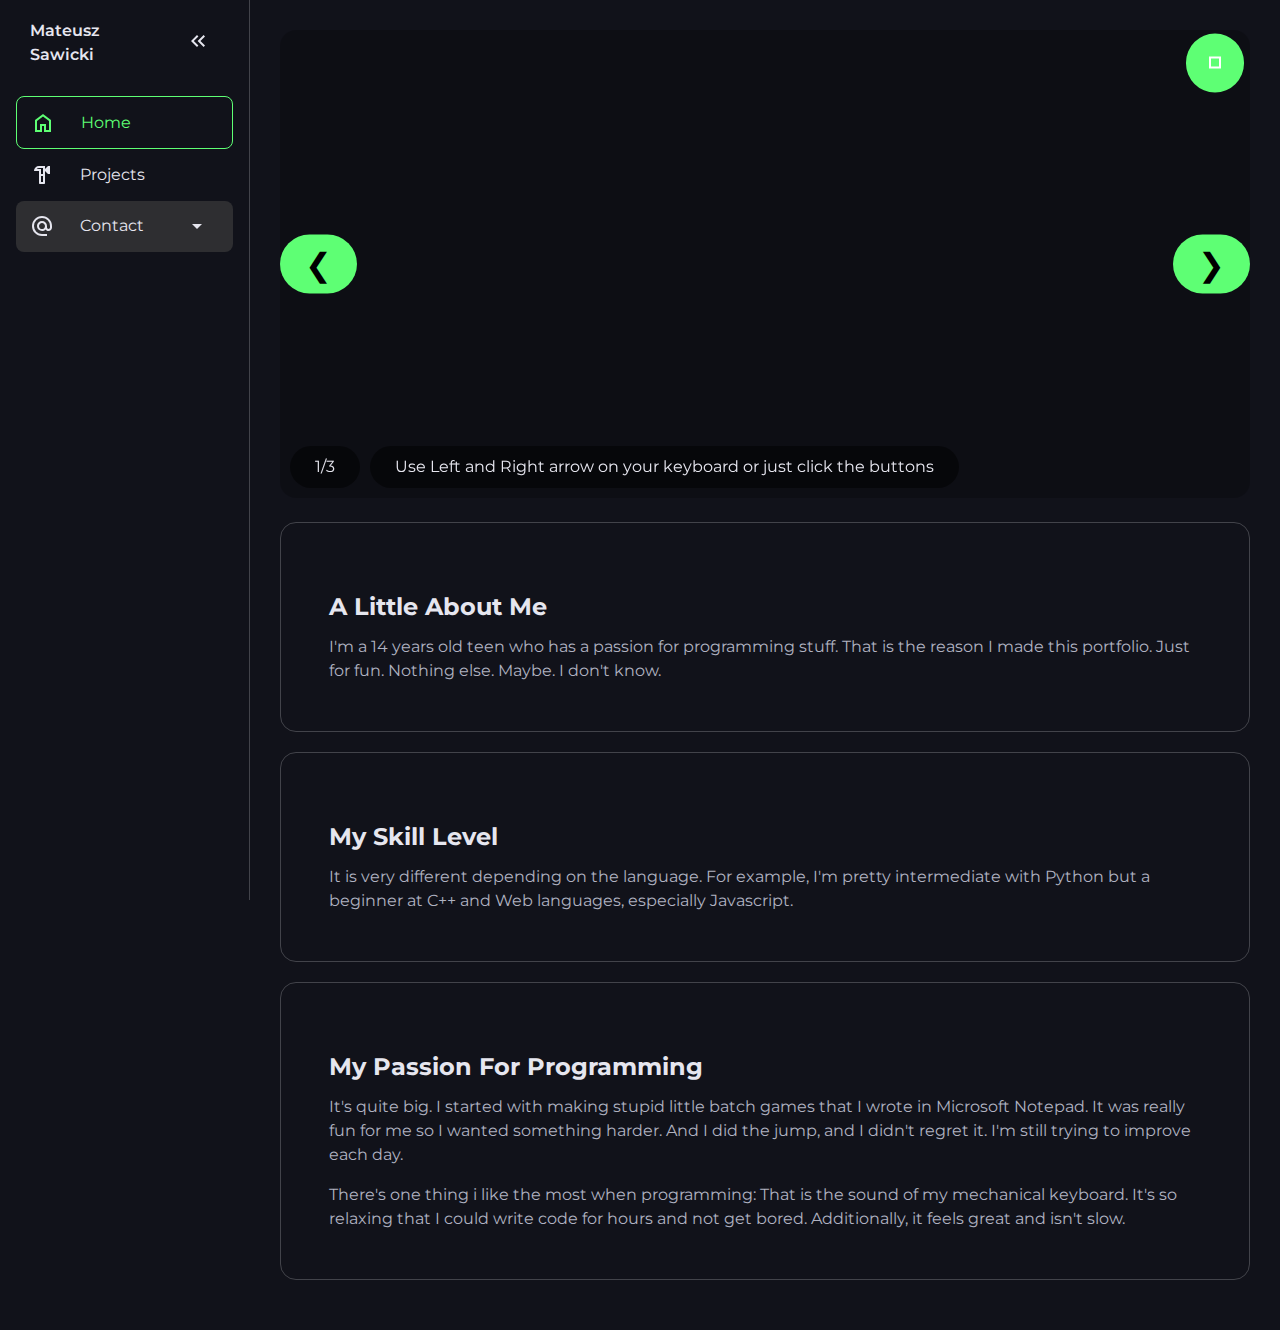
<file: index.html>
<!DOCTYPE html>
<html lang="en">
<head>
  <meta charset="UTF-8">
  <meta name="viewport" content="width=device-width, initial-scale=1.0">
  <title>View Portfolio Website - Mateusz Sawicki</title>
  <link rel="stylesheet" href="Style.css">
  <link rel="apple-touch-icon-precomposed" sizes="57x57" href="img/icon/apple-touch-icon-57x57.png" />
  <link rel="apple-touch-icon-precomposed" sizes="114x114" href="img/icon/apple-touch-icon-114x114.png" />
  <link rel="apple-touch-icon-precomposed" sizes="72x72" href="img/icon/apple-touch-icon-72x72.png" />
  <link rel="apple-touch-icon-precomposed" sizes="144x144" href="img/icon/apple-touch-icon-144x144.png" />
  <link rel="apple-touch-icon-precomposed" sizes="60x60" href="img/icon/apple-touch-icon-60x60.png" />
  <link rel="apple-touch-icon-precomposed" sizes="120x120" href="img/icon/apple-touch-icon-120x120.png" />
  <link rel="apple-touch-icon-precomposed" sizes="76x76" href="img/icon/apple-touch-icon-76x76.png" />
  <link rel="apple-touch-icon-precomposed" sizes="152x152" href="img/icon/apple-touch-icon-152x152.png" />
  <link rel="icon" type="image/png" href="img/icon/favicon-196x196.png" sizes="196x196" />
  <link rel="icon" type="image/png" href="img/icon/favicon-96x96.png" sizes="96x96" />
  <link rel="icon" type="image/png" href="img/icon/favicon-32x32.png" sizes="32x32" />
  <link rel="icon" type="image/png" href="img/icon/favicon-16x16.png" sizes="16x16" />
  <link rel="icon" type="image/png" href="img/icon/favicon-128.png" sizes="128x128" />
  <meta name="application-name" content="&nbsp;"/>
  <meta name="msapplication-TileColor" content="#FFFFFF" />
  <meta name="msapplication-TileImage" content="img/icon/mstile-144x144.png" />
  <meta name="msapplication-square70x70logo" content="img/icon/mstile-70x70.png" />
  <meta name="msapplication-square150x150logo" content="img/icon/mstile-150x150.png" />
  <meta name="msapplication-wide310x150logo" content="img/icon/mstile-310x150.png" />
  <meta name="msapplication-square310x310logo" content="img/icon/mstile-310x310.png" />
  <script src="js/main.js"></script>
  <script src="js/home.js"></script>
</head>
<body>
    <nav id="sidebar">
      <ul>
        <li>
          <span class="logo">Mateusz Sawicki</span>
          <button onclick="toggleSidebar()" id="toggle-btn"><svg xmlns="http://www.w3.org/2000/svg" height="24px" viewBox="0 -960 960 960" width="24px" fill="#FFF"><path d="M440-240 200-480l240-240 56 56-183 184 183 184-56 56Zm264 0L464-480l240-240 56 56-183 184 183 184-56 56Z"/></svg></button>
        </li>
        <li class="active"><a href="#"><svg xmlns="http://www.w3.org/2000/svg" height="24px" viewBox="0 -960 960 960" width="24px" fill="#FFF"><path d="M240-200h120v-240h240v240h120v-360L480-740 240-560v360Zm-80 80v-480l320-240 320 240v480H520v-240h-80v240H160Zm320-350Z"/></svg><span>Home</span></a></li>
        <li><a href="https://someoneunknownforreal.github.io/Projects"><svg xmlns="http://www.w3.org/2000/svg" height="24px" viewBox="0 -960 960 960" width="24px" fill="#FFF"><path d="M400-120q-17 0-28.5-11.5T360-160v-480H160q0-83 58.5-141.5T360-840h240v120l120-120h80v320h-80L600-640v480q0 17-11.5 28.5T560-120H400Zm40-80h80v-240h-80v240Zm0-320h80v-240H360q-26 0-49 10.5T271-720h169v200Zm40 40Z"/></svg><span>Projects</span></a></li>
        <li>
          <button onclick="toggleSubMenu(this)" class="dropdown-btn special"><svg xmlns="http://www.w3.org/2000/svg" height="24px" viewBox="0 -960 960 960" width="24px" fill="#40e0d0"><path d="M480-80q-83 0-156-31.5T197-197q-54-54-85.5-127T80-480q0-83 31.5-156T197-763q54-54 127-85.5T480-880q83 0 156 31.5T763-763q54 54 85.5 127T880-480v58q0 59-40.5 100.5T740-280q-35 0-66-15t-52-43q-29 29-65.5 43.5T480-280q-83 0-141.5-58.5T280-480q0-83 58.5-141.5T480-680q83 0 141.5 58.5T680-480v58q0 26 17 44t43 18q26 0 43-18t17-44v-58q0-134-93-227t-227-93q-134 0-227 93t-93 227q0 134 93 227t227 93h200v80H480Zm0-280q50 0 85-35t35-85q0-50-35-85t-85-35q-50 0-85 35t-35 85q0 50 35 85t85 35Z"/></svg><span>Contact</span><svg xmlns="http://www.w3.org/2000/svg" height="24px" viewBox="0 -960 960 960" width="24px" fill="#FFF"><path d="M480-360 280-560h400L480-360Z"/></svg></button>
          <ul class="sub-menu">
            <div>
              <li><a href="#">Discord</a></li>
              <li><a href="#">Email</a></li>
            </div>
          </ul>
        </li>
      </ul>
    </nav>
    <main>
      <div class="slidercontainer">
        <div class="slider">
          <div class="slides">
            <img src="img/dyplom.jpg" alt="Points to middle school from a contest">
            <img src="img/dyplomkonkursowy.jpg" alt="A Document from the same contest">
            <img src="img/zaswiadczenie.jpg" alt="A Document stating that I got to the last part of the contest">
          </div>
          <button class="prevs" onclick="prevSlide()" title="Next Image">&#10094</button>
          <button class="nexts" onclick="nextSlide()" titke="Previous Image">&#10095</button>
          <span id="sdisplay">1/3</span>
          <span id="sdisplaytip">Use Left and Right arrow on your keyboard or just click the buttons</span>
        </div>
        <button id="1" class="sdisplaytoggle" onclick="toggleAutoSlide()"><svg xmlns="http://www.w3.org/2000/svg" height="24px" viewBox="0 -960 960 960" width="24px" fill="#fff"><path d="M320-200v-560l440 280-440 280Zm80-280Zm0 134 210-134-210-134v268Z"/></svg></button>
        <button id="2" class="sdisplaytoggle sshow" onclick="toggleAutoSlide()"><svg xmlns="http://www.w3.org/2000/svg" height="24px" viewBox="0 -960 960 960" width="24px" fill="#fff"><path d="M320-640v320-320Zm-80 400v-480h480v480H240Zm80-80h320v-320H320v320Z"/></svg></button>
      </div><br>
      <div class="container">
        <h2>A Little About Me</h2>
        <p>I'm a 14 years old teen who has a passion for programming stuff. That is the reason I made this portfolio. Just for fun. Nothing else. Maybe. I don't know.</p>
      </div>
      <div class="container">
        <h2>My Skill Level</h2>
        <p>It is very different depending on the language. For example, I'm pretty intermediate with Python but a beginner at C++ and Web languages, especially Javascript.</p>
      </div>
      <div class="container">
        <h2>My Passion For Programming</h2>
        <p>It's quite big. I started with making stupid little batch games that I wrote in Microsoft Notepad. It was really fun for me so I wanted something harder. And I did the jump, and I didn't regret it. I'm still trying to improve each day.</p>
        <p>There's one thing i like the most when programming: That is the sound of my mechanical keyboard. It's so relaxing that I could write code for hours and not get bored. Additionally, it feels great and isn't slow.</p>
      </div>
    </main>
</body>
</html>
</file>
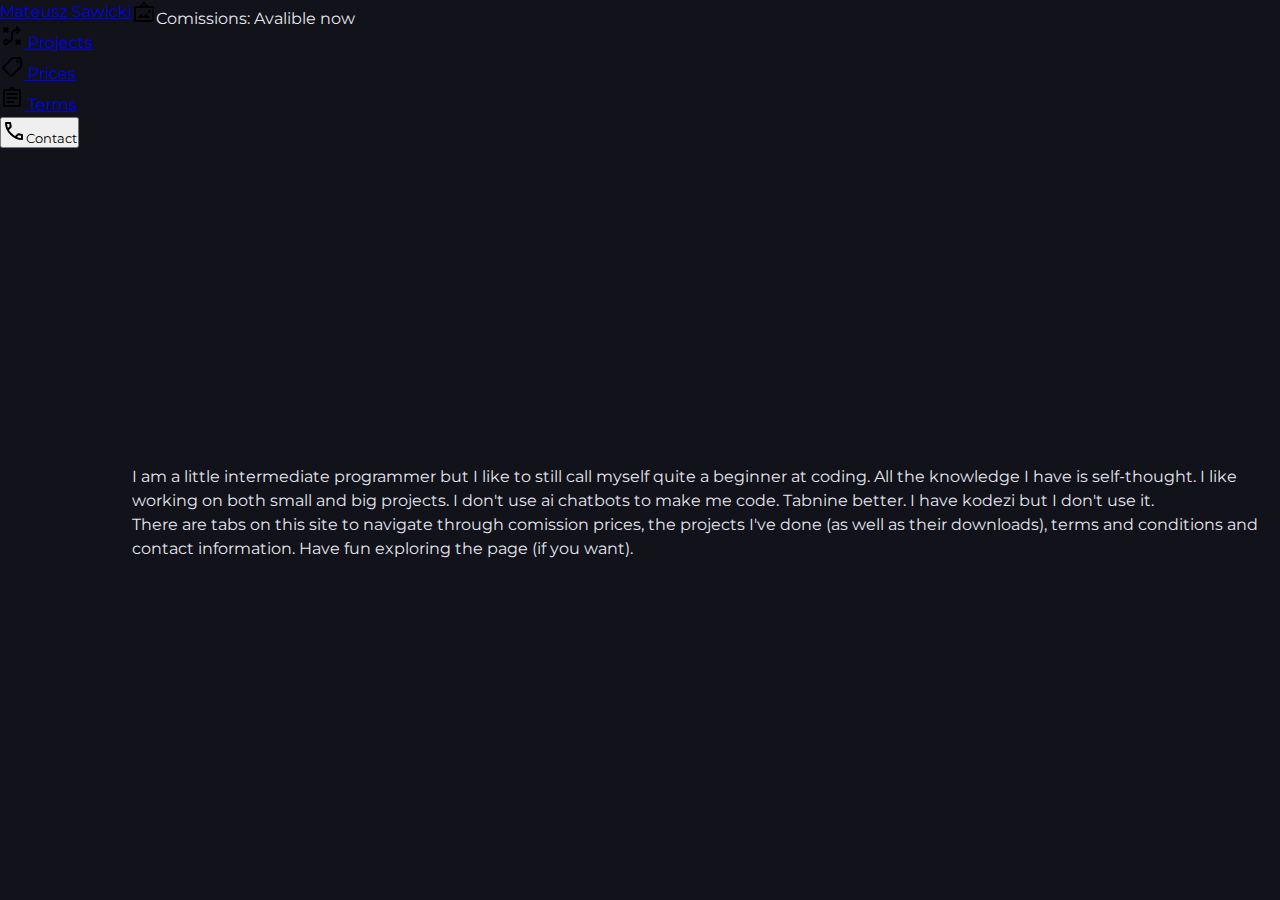
<file: Index.html>
<!DOCTYPE html>
<html>
  <head>
    <meta charset="utf-8">
    <meta http-equiv="X-UA-Compatible" content="IE=edge">
    <title>Portfolio - Mateusz Sawicki</title>
    <meta name="description" content="Just a portfolio showing of what I can do.">
    <meta name="viewport" content="width=device-width, initial-scale=1">
    <link rel="stylesheet" href="Style.css">
  </head>
  <body>
    <header>
      <div class="logo" title="This is just for the effects"><a href="#">Mateusz Sawicki</a></div>
      <nav>
        <ul class="nav_links">
          <li title="You should probably click this"><a href="Projects.html" target="_blank"><svg xmlns="http://www.w3.org/2000/svg" height="24px" viewBox="0 -960 960 960" width="24px" fill="undefined"><path d="m656-120-56-56 63-64-63-63 56-57 64 64 63-64 57 57-64 63 64 64-57 56-63-63-64 63Zm-416-80q17 0 28.5-11.5T280-240q0-17-11.5-28.5T240-280q-17 0-28.5 11.5T200-240q0 17 11.5 28.5T240-200Zm0 80q-50 0-85-35t-35-85q0-50 35-85t85-35q37 0 67.5 20.5T352-284q39-11 63.5-43t24.5-73v-160q0-83 58.5-141.5T640-760h46l-63-63 57-57 160 160-160 160-57-56 63-64h-46q-50 0-85 35t-35 85v160q0 73-47 128.5T354-203q-12 37-43.5 60T240-120Zm-64-480-56-56 63-64-63-63 56-57 64 64 63-64 57 57-64 63 64 64-57 56-63-63-64 63Z"/></svg> Projects</a></li>
          <li title="You should definetly click this"><a href="Prices.html" target="_blank"><svg xmlns="http://www.w3.org/2000/svg" height="24px" viewBox="0 -960 960 960" width="24px" fill="undefined"><path d="M446-80q-15 0-30-6t-27-18L103-390q-12-12-17.5-26.5T80-446q0-15 5.5-30t17.5-27l352-353q11-11 26-17.5t31-6.5h287q33 0 56.5 23.5T879-800v287q0 16-6 30.5T856-457L503-104q-12 12-27 18t-30 6Zm0-80 353-354v-286H513L160-446l286 286Zm253-480q25 0 42.5-17.5T759-700q0-25-17.5-42.5T699-760q-25 0-42.5 17.5T639-700q0 25 17.5 42.5T699-640ZM480-480Z"/></svg> Prices</a></li>
          <li title="You probably won't read this even if it's important"><a href="Tos.html" target="_blank"><svg xmlns="http://www.w3.org/2000/svg" height="24px" viewBox="0 -960 960 960" width="24px" fill="undefined"><path d="M200-120q-33 0-56.5-23.5T120-200v-560q0-33 23.5-56.5T200-840h168q13-36 43.5-58t68.5-22q38 0 68.5 22t43.5 58h168q33 0 56.5 23.5T840-760v560q0 33-23.5 56.5T760-120H200Zm0-80h560v-560H200v560Zm80-80h280v-80H280v80Zm0-160h400v-80H280v80Zm0-160h400v-80H280v80Zm200-190q13 0 21.5-8.5T510-820q0-13-8.5-21.5T480-850q-13 0-21.5 8.5T450-820q0 13 8.5 21.5T480-790ZM200-200v-560 560Z"/></svg> Terms</a></li>
        </ul>
      </nav>
      <a href="#" class="cta" title="Contact list yay"><button onclick="contactpopup()">
        <svg xmlns="http://www.w3.org/2000/svg" height="24px" viewBox="0 -960 960 960" width="24px" fill="undefined"><path d="M798-120q-125 0-247-54.5T329-329Q229-429 174.5-551T120-798q0-18 12-30t30-12h162q14 0 25 9.5t13 22.5l26 140q2 16-1 27t-11 19l-97 98q20 37 47.5 71.5T387-386q31 31 65 57.5t72 48.5l94-94q9-9 23.5-13.5T670-390l138 28q14 4 23 14.5t9 23.5v162q0 18-12 30t-30 12ZM241-600l66-66-17-94h-89q5 41 14 81t26 79Zm358 358q39 17 79.5 27t81.5 13v-88l-94-19-67 67ZM241-600Zm358 358Z"/></svg>Contact</button></a>
    </header>
    <div class="articlea">
      <p><svg xmlns="http://www.w3.org/2000/svg" height="24px" viewBox="0 -960 960 960" width="24px" fill="undefined"><path d="M160-80q-33 0-56.5-23.5T80-160v-480q0-33 23.5-56.5T160-720h160l160-160 160 160h160q33 0 56.5 23.5T880-640v480q0 33-23.5 56.5T800-80H160Zm0-80h640v-480H160v480Zm80-80h480L570-440 450-280l-90-120-120 160Zm460-200q25 0 42.5-17.5T760-500q0-25-17.5-42.5T700-560q-25 0-42.5 17.5T640-500q0 25 17.5 42.5T700-440ZM404-720h152l-76-76-76 76ZM160-160v-480 480Z"/></svg>Comissions: <span>Avalible now</span></p>
    </div><br>
    <div class="articlea">
      <p>I am a little intermediate programmer but I like to still call myself quite a beginner at coding. All the knowledge I have is self-thought. I like working on both small and big projects. I don't use ai chatbots to make me code. Tabnine better. I have kodezi but I don't use it.</p>
      <p>There are tabs on this site to navigate through comission prices, the projects I've done (as well as their downloads), terms and conditions and contact information. Have fun exploring the page (if you want).</p><br>
    </div>
    <dialog id="contactdialog">
      <h2>Contact</h2>
      <div class="socials-container">
        <a href="#"><svg xmlns="http://www.w3.org/2000/svg" height="24px" viewBox="0 -960 960 960" width="24px" fill="undefined"><path d="M560-520h280v-200H560v200Zm140-50-100-70v-40l100 70 100-70v40l-100 70ZM80-120q-33 0-56.5-23.5T0-200v-560q0-33 23.5-56.5T80-840h800q33 0 56.5 23.5T960-760v560q0 33-23.5 56.5T880-120H80Zm556-80h244v-560H80v560h4q42-75 116-117.5T360-360q86 0 160 42.5T636-200ZM360-400q50 0 85-35t35-85q0-50-35-85t-85-35q-50 0-85 35t-35 85q0 50 35 85t85 35ZM182-200h356q-34-38-80.5-59T360-280q-51 0-97 21t-81 59Zm178-280q-17 0-28.5-11.5T320-520q0-17 11.5-28.5T360-560q17 0 28.5 11.5T400-520q0 17-11.5 28.5T360-480Zm120 0Z"/></svg></a>
        <a href="#"><svg role="img" viewBox="0 0 24 24" xmlns="http://www.w3.org/2000/svg"><title>Discord</title><path d="M20.317 4.3698a19.7913 19.7913 0 00-4.8851-1.5152.0741.0741 0 00-.0785.0371c-.211.3753-.4447.8648-.6083 1.2495-1.8447-.2762-3.68-.2762-5.4868 0-.1636-.3933-.4058-.8742-.6177-1.2495a.077.077 0 00-.0785-.037 19.7363 19.7363 0 00-4.8852 1.515.0699.0699 0 00-.0321.0277C.5334 9.0458-.319 13.5799.0992 18.0578a.0824.0824 0 00.0312.0561c2.0528 1.5076 4.0413 2.4228 5.9929 3.0294a.0777.0777 0 00.0842-.0276c.4616-.6304.8731-1.2952 1.226-1.9942a.076.076 0 00-.0416-.1057c-.6528-.2476-1.2743-.5495-1.8722-.8923a.077.077 0 01-.0076-.1277c.1258-.0943.2517-.1923.3718-.2914a.0743.0743 0 01.0776-.0105c3.9278 1.7933 8.18 1.7933 12.0614 0a.0739.0739 0 01.0785.0095c.1202.099.246.1981.3728.2924a.077.077 0 01-.0066.1276 12.2986 12.2986 0 01-1.873.8914.0766.0766 0 00-.0407.1067c.3604.698.7719 1.3628 1.225 1.9932a.076.076 0 00.0842.0286c1.961-.6067 3.9495-1.5219 6.0023-3.0294a.077.077 0 00.0313-.0552c.5004-5.177-.8382-9.6739-3.5485-13.6604a.061.061 0 00-.0312-.0286zM8.02 15.3312c-1.1825 0-2.1569-1.0857-2.1569-2.419 0-1.3332.9555-2.4189 2.157-2.4189 1.2108 0 2.1757 1.0952 2.1568 2.419 0 1.3332-.9555 2.4189-2.1569 2.4189zm7.9748 0c-1.1825 0-2.1569-1.0857-2.1569-2.419 0-1.3332.9554-2.4189 2.1569-2.4189 1.2108 0 2.1757 1.0952 2.1568 2.419 0 1.3332-.946 2.4189-2.1568 2.4189Z"/></svg></a>
        <a href="#"><svg role="img" viewBox="0 0 24 24" xmlns="http://www.w3.org/2000/svg"><title>X</title><path d="M18.901 1.153h3.68l-8.04 9.19L24 22.846h-7.406l-5.8-7.584-6.638 7.584H.474l8.6-9.83L0 1.154h7.594l5.243 6.932ZM17.61 20.644h2.039L6.486 3.24H4.298Z"/></svg></a>
      </div>
      <button onclick="closeContactPopup()">Close</button>
    </dialog>
    <script src="Script.js" async defer></script>
  </body>
</html>
</file>
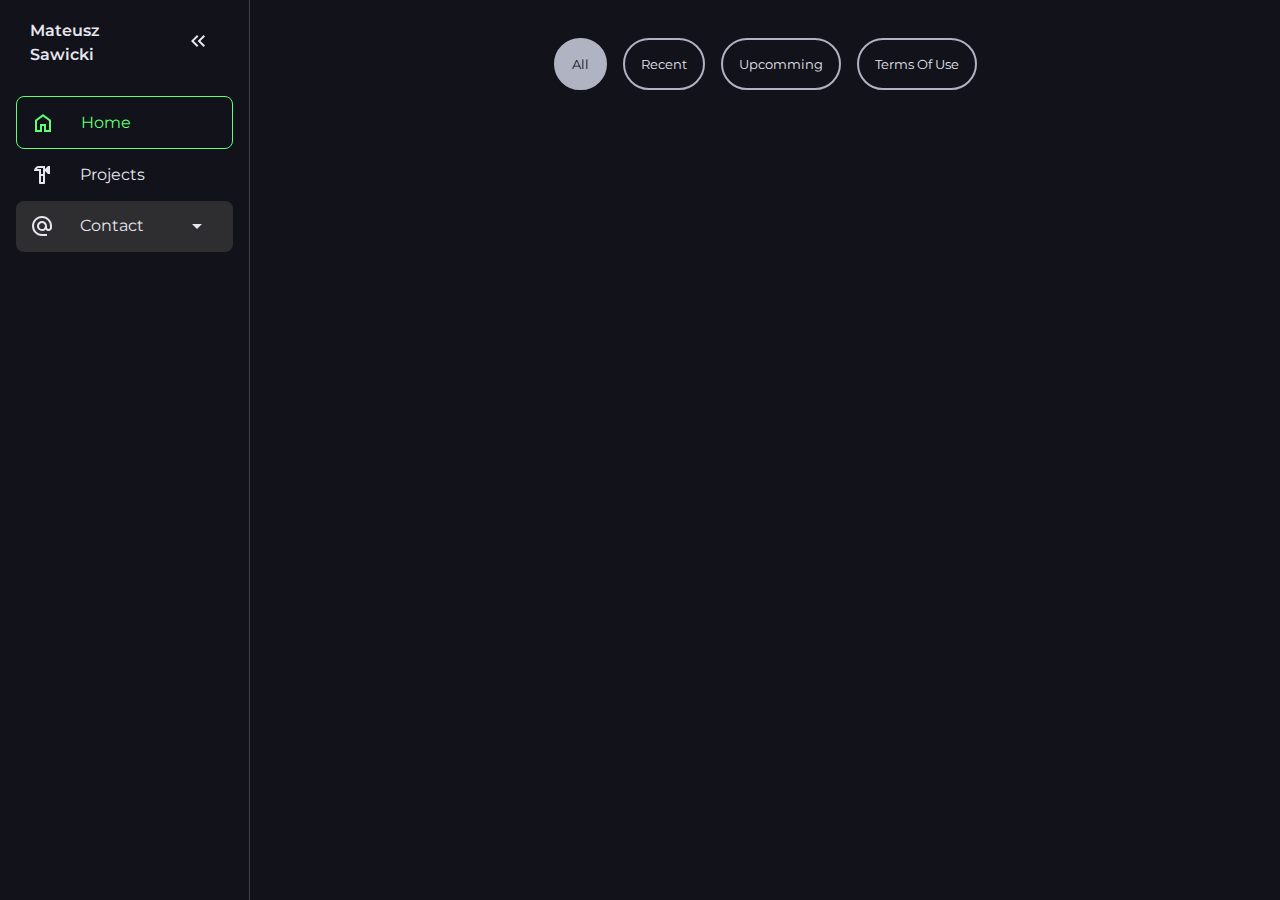
<file: Projects/Index.html>
<!DOCTYPE html>
<html lang="en">
<head>
  <meta charset="UTF-8">
  <meta name="viewport" content="width=device-width, initial-scale=1.0">
  <title>View Portfolio Website - Mateusz Sawicki</title>
  <link rel="stylesheet" href="../Style.css">
  <link rel="apple-touch-icon-precomposed" sizes="57x57" href="../img/icon/apple-touch-icon-57x57.png" />
  <link rel="apple-touch-icon-precomposed" sizes="114x114" href="../img/icon/apple-touch-icon-114x114.png" />
  <link rel="apple-touch-icon-precomposed" sizes="72x72" href="../img/icon/apple-touch-icon-72x72.png" />
  <link rel="apple-touch-icon-precomposed" sizes="144x144" href="../img/icon/apple-touch-icon-144x144.png" />
  <link rel="apple-touch-icon-precomposed" sizes="60x60" href="../img/icon/apple-touch-icon-60x60.png" />
  <link rel="apple-touch-icon-precomposed" sizes="120x120" href="../img/icon/apple-touch-icon-120x120.png" />
  <link rel="apple-touch-icon-precomposed" sizes="76x76" href="../img/icon/apple-touch-icon-76x76.png" />
  <link rel="apple-touch-icon-precomposed" sizes="152x152" href="../img/icon/apple-touch-icon-152x152.png" />
  <link rel="icon" type="image/png" href="../img/icon/favicon-196x196.png" sizes="196x196" />
  <link rel="icon" type="image/png" href="../img/icon/favicon-96x96.png" sizes="96x96" />
  <link rel="icon" type="image/png" href="../img/icon/favicon-32x32.png" sizes="32x32" />
  <link rel="icon" type="image/png" href="../img/icon/favicon-16x16.png" sizes="16x16" />
  <link rel="icon" type="image/png" href="../img/icon/favicon-128.png" sizes="128x128" />
  <meta name="application-name" content="&nbsp;"/>
  <meta name="msapplication-TileColor" content="#FFFFFF" />
  <meta name="msapplication-TileImage" content="../img/icon/mstile-144x144.png" />
  <meta name="msapplication-square70x70logo" content="../img/icon/mstile-70x70.png" />
  <meta name="msapplication-square150x150logo" content="../img/icon/mstile-150x150.png" />
  <meta name="msapplication-wide310x150logo" content="../img/icon/mstile-310x150.png" />
  <meta name="msapplication-square310x310logo" content="../img/icon/mstile-310x310.png" />
  <script src="../js/main.js"></script>
  <script src="../js/projects.js"></script>
</head>
<body>
    <nav id="sidebar">
      <ul>
        <li>
          <span class="logo">Mateusz Sawicki</span>
          <button onclick="toggleSidebar()" id="toggle-btn"><svg xmlns="http://www.w3.org/2000/svg" height="24px" viewBox="0 -960 960 960" width="24px" fill="#FFF"><path d="M440-240 200-480l240-240 56 56-183 184 183 184-56 56Zm264 0L464-480l240-240 56 56-183 184 183 184-56 56Z"/></svg></button>
        </li>
        <li class="active"><a href="https://someoneunknownforreal.github.io/"><svg xmlns="http://www.w3.org/2000/svg" height="24px" viewBox="0 -960 960 960" width="24px" fill="#FFF"><path d="M240-200h120v-240h240v240h120v-360L480-740 240-560v360Zm-80 80v-480l320-240 320 240v480H520v-240h-80v240H160Zm320-350Z"/></svg><span>Home</span></a></li>
        <li><a href="#"><svg xmlns="http://www.w3.org/2000/svg" height="24px" viewBox="0 -960 960 960" width="24px" fill="#FFF"><path d="M400-120q-17 0-28.5-11.5T360-160v-480H160q0-83 58.5-141.5T360-840h240v120l120-120h80v320h-80L600-640v480q0 17-11.5 28.5T560-120H400Zm40-80h80v-240h-80v240Zm0-320h80v-240H360q-26 0-49 10.5T271-720h169v200Zm40 40Z"/></svg><span>Projects</span></a></li>
        <li>
          <button onclick="toggleSubMenu(this)" class="dropdown-btn special"><svg xmlns="http://www.w3.org/2000/svg" height="24px" viewBox="0 -960 960 960" width="24px" fill="#40e0d0"><path d="M480-80q-83 0-156-31.5T197-197q-54-54-85.5-127T80-480q0-83 31.5-156T197-763q54-54 127-85.5T480-880q83 0 156 31.5T763-763q54 54 85.5 127T880-480v58q0 59-40.5 100.5T740-280q-35 0-66-15t-52-43q-29 29-65.5 43.5T480-280q-83 0-141.5-58.5T280-480q0-83 58.5-141.5T480-680q83 0 141.5 58.5T680-480v58q0 26 17 44t43 18q26 0 43-18t17-44v-58q0-134-93-227t-227-93q-134 0-227 93t-93 227q0 134 93 227t227 93h200v80H480Zm0-280q50 0 85-35t35-85q0-50-35-85t-85-35q-50 0-85 35t-35 85q0 50 35 85t85 35Z"/></svg><span>Contact</span><svg xmlns="http://www.w3.org/2000/svg" height="24px" viewBox="0 -960 960 960" width="24px" fill="#FFF"><path d="M480-360 280-560h400L480-360Z"/></svg></button>
          <ul class="sub-menu">
            <div>
              <li><a href="#">Discord</a></li>
              <li><a href="#">Email</a></li>
            </div>
          </ul>
        </li>
      </ul>
    </nav>
    <main>
      <div class="tabs">
        <button class="tablinks activetab" id="tl1" onclick="openTab(event, 'all')">All</button>
        <button class="tablinks" id="tl2" onclick="openTab(event, 'recent')">Recent</button>
        <button class="tablinks" id="tl3" onclick="openTab(event, 'upcomming')">Upcomming</button>
        <button class="tablinks" id="tl4" onclick="openTab(event, 'tou')">Terms Of Use</button>
      </div>
      <div id="all" class="tabcontent">
        <div class="container">
          <h2>Calculator App</h2>
          <h3 class="projecttags">WEB, Quick, Simple, Customizable</h3>
          <p>A simple project where you can do simple math. It's made in HTML, CSS and JavaScript. Additionally, the calculator is blurred by default, unless you hover on it.</p>
          <p>
            <b>This project offers:</b>
            <ul>
              <li>
                Custom functionality
              </li>
              <li>
                Easy CSS customization
              </li>
          </ul>
          </p>
          <div class="pcont">
            <button><a href="moderncalculator/moderncalculator.zip" download>Download Project</a><svg xmlns="http://www.w3.org/2000/svg" height="24px" viewBox="0 -960 960 960" width="24px" fill="#FFFFFF"><path d="M480-320 280-520l56-58 104 104v-326h80v326l104-104 56 58-200 200ZM240-160q-33 0-56.5-23.5T160-240v-120h80v120h480v-120h80v120q0 33-23.5 56.5T720-160H240Z"/></svg></button>
            <button><a href="moderncalculator/Index.html" target="_blank">Visit</a><svg xmlns="http://www.w3.org/2000/svg" height="24px" viewBox="0 -960 960 960" width="24px" fill="#FFFFFF"><path d="M200-120q-33 0-56.5-23.5T120-200v-560q0-33 23.5-56.5T200-840h280v80H200v560h560v-280h80v280q0 33-23.5 56.5T760-120H200Zm188-212-56-56 372-372H560v-80h280v280h-80v-144L388-332Z"/></svg></button>
          </div>
        </div>
        <div class="container">
          <h2>Clock App</h2>
          <h3 class="projecttags">WEB, Quick, Simple, Customizable</h3>
          <p>Pretty much everyday need app project made in HTML, CSS and JavaScript. Displays current time including hours, minutes and seconds. Besides that it also displays the todays date and weekday shortened.</p>
          <p><b>Fun fact</b>: The model of the clock was fully made in CSS.</p>
          <p>
            <b>This project offers:</b>
              <ul>
                <li>
                  Custom functionality
                </li>
                <li>
                  Easy CSS customization (soon)
                </li>
                <li>
                  Precise time and date
                </li>
              </ul>
          </p>
          <div class="pcont">
            <button><a href="clock/clock.zip" download>Download Project</a><svg xmlns="http://www.w3.org/2000/svg" height="24px" viewBox="0 -960 960 960" width="24px" fill="#FFFFFF"><path d="M480-320 280-520l56-58 104 104v-326h80v326l104-104 56 58-200 200ZM240-160q-33 0-56.5-23.5T160-240v-120h80v120h480v-120h80v120q0 33-23.5 56.5T720-160H240Z"/></svg></button>
            <button><a href="clock/Index.html" target="_blank">Visit</a><svg xmlns="http://www.w3.org/2000/svg" height="24px" viewBox="0 -960 960 960" width="24px" fill="#FFFFFF"><path d="M200-120q-33 0-56.5-23.5T120-200v-560q0-33 23.5-56.5T200-840h280v80H200v560h560v-280h80v280q0 33-23.5 56.5T760-120H200Zm188-212-56-56 372-372H560v-80h280v280h-80v-144L388-332Z"/></svg></button>
          </div>
        </div>
        <div class="container">
          <h2>Counter App</h2>
          <h3 class="projecttags">WEB, Quick, Simple, Customizable</h3>
          <p>Very simple project. You can add, subtract and reset your counter back to 0.</p>
          <p><b>Fun fact</b>: Not very surprising but this project took the fastest, it being 10 minutes.</p>
          <p><b>This project offers:</b>
            <ul>
              <li>
                Custom functionality
              </li>
              <li>
                Easy CSS customization (soon)
              </li>
            </ul>
          </p>
          <div class="pcont">
            <button><a href="counter/counter.zip" download>Download Project</a><svg xmlns="http://www.w3.org/2000/svg" height="24px" viewBox="0 -960 960 960" width="24px" fill="#FFFFFF"><path d="M480-320 280-520l56-58 104 104v-326h80v326l104-104 56 58-200 200ZM240-160q-33 0-56.5-23.5T160-240v-120h80v120h480v-120h80v120q0 33-23.5 56.5T720-160H240Z"/></svg></button>
            <button><a href="counter/index.html" target="_blank">Visit</a><svg xmlns="http://www.w3.org/2000/svg" height="24px" viewBox="0 -960 960 960" width="24px" fill="#FFFFFF"><path d="M200-120q-33 0-56.5-23.5T120-200v-560q0-33 23.5-56.5T200-840h280v80H200v560h560v-280h80v280q0 33-23.5 56.5T760-120H200Zm188-212-56-56 372-372H560v-80h280v280h-80v-144L388-332Z"/></svg></button>
          </div>
        </div>
        <div class="container">
          <h2>Stopwatch App</h2>
          <h3 class="projecttags">WEB, Quick, Simple, Customizable</h3>
          <p>My 2nd best project in web</p>
          <p><b>Fun fact</b>: I mostly spent time at styling the project</p>
          <p><b>This project offers:</b>
            <ul>
              <li>
                Functionality like in a stopwatch app for mobile
              </li>
              <li>
                Easy CSS customization (soon)
              </li>
            </ul>
          </p>
          <div class="pcont">
            <button><a href="stopwatch/stopwatch.zip" download>Download Project</a><svg xmlns="http://www.w3.org/2000/svg" height="24px" viewBox="0 -960 960 960" width="24px" fill="#FFFFFF"><path d="M480-320 280-520l56-58 104 104v-326h80v326l104-104 56 58-200 200ZM240-160q-33 0-56.5-23.5T160-240v-120h80v120h480v-120h80v120q0 33-23.5 56.5T720-160H240Z"/></svg></button>
            <button><a href="stopwatch/index.html" target="_blank">Visit</a><svg xmlns="http://www.w3.org/2000/svg" height="24px" viewBox="0 -960 960 960" width="24px" fill="#FFFFFF"><path d="M200-120q-33 0-56.5-23.5T120-200v-560q0-33 23.5-56.5T200-840h280v80H200v560h560v-280h80v280q0 33-23.5 56.5T760-120H200Zm188-212-56-56 372-372H560v-80h280v280h-80v-144L388-332Z"/></svg></button>
          </div>
        </div>
      </div>
      <div id="recent" class="tabcontent">
        <div class="container">
          <h2>Stopwatch App</h2>
          <h3 class="projecttags">WEB, Quick, Simple, Customizable</h3>
          <p>My 2nd best project in web</p>
          <p><b>Fun fact</b>: I mostly spent time at styling the project</p>
          <p><b>This project offers:</b>
            <ul>
              <li>
                Functionality like in a stopwatch app for mobile
              </li>
              <li>
                Easy CSS customization (soon)
              </li>
            </ul>
          </p>
          <div class="pcont">
            <button><a href="stopwatch/stopwatch.zip" download>Download Project</a><svg xmlns="http://www.w3.org/2000/svg" height="24px" viewBox="0 -960 960 960" width="24px" fill="#FFFFFF"><path d="M480-320 280-520l56-58 104 104v-326h80v326l104-104 56 58-200 200ZM240-160q-33 0-56.5-23.5T160-240v-120h80v120h480v-120h80v120q0 33-23.5 56.5T720-160H240Z"/></svg></button>
            <button><a href="stopwatch/index.html" target="_blank">Visit</a><svg xmlns="http://www.w3.org/2000/svg" height="24px" viewBox="0 -960 960 960" width="24px" fill="#FFFFFF"><path d="M200-120q-33 0-56.5-23.5T120-200v-560q0-33 23.5-56.5T200-840h280v80H200v560h560v-280h80v280q0 33-23.5 56.5T760-120H200Zm188-212-56-56 372-372H560v-80h280v280h-80v-144L388-332Z"/></svg></button>
          </div>
        </div>
        <div class="container">
          <h2>Counter App</h2>
          <h3 class="projecttags">WEB, Quick, Simple, Customizable</h3>
          <p>Very simple project. You can add, subtract and reset your counter back to 0.</p>
          <p><b>Fun fact</b>: Not very surprising but this project took the fastest, it being 10 minutes.</p>
          <p><b>This project offers:</b>
            <ul>
              <li>
                Custom functionality
              </li>
              <li>
                Easy CSS customization (soon)
              </li>
            </ul>
          </p>
          <div class="pcont">
            <button><a href="counter/counter.zip" download>Download Project</a><svg xmlns="http://www.w3.org/2000/svg" height="24px" viewBox="0 -960 960 960" width="24px" fill="#FFFFFF"><path d="M480-320 280-520l56-58 104 104v-326h80v326l104-104 56 58-200 200ZM240-160q-33 0-56.5-23.5T160-240v-120h80v120h480v-120h80v120q0 33-23.5 56.5T720-160H240Z"/></svg></button>
            <button><a href="counter/index.html" target="_blank">Visit</a><svg xmlns="http://www.w3.org/2000/svg" height="24px" viewBox="0 -960 960 960" width="24px" fill="#FFFFFF"><path d="M200-120q-33 0-56.5-23.5T120-200v-560q0-33 23.5-56.5T200-840h280v80H200v560h560v-280h80v280q0 33-23.5 56.5T760-120H200Zm188-212-56-56 372-372H560v-80h280v280h-80v-144L388-332Z"/></svg></button>
          </div>
        </div>
      </div>
      <div id="upcomming" class="tabcontent">
        <div class="container">
          <h2>Quiz App</h2>
          <h3 class="projecttags">WEB, Customizable, Configurable</h3>
          <p>A bit more advanced project that would let you easily make/edit questions and set right answeres.</p>
          <p>Version 1 would be a bit bare bones but version 2 would include a quiz editor making it even more advanced.</p>
          <p><b>This project would offer:</b>
            <ul>
              <li>Easy CSS customization</li>
              <li>Easy configuration</li>
            </ul>
          </p>
        </div>
        <div class="container">
          <h2>Rock, Paper, Scissors Game</h2>
          <h3 class="projecttags">WEB, Customizable, Quick, Simple</h3>
          <p>A different project from the rest because it is a game and not an app. The game would work as you would think it would.</p>
          <p><b>This project would offer:</b>
            <ul><li>Easy CSS Customization</li></ul>
          </p>
        </div>
      </div>
      <div id="tou" class="tabcontent">
        <h1>Terms Of Use</h1>
        <div class="container">
          <h2>Agreement Policy</h2>
          <p>
            <ul>
              <li>The user agrees to this document once they download a project from this site.</li>
              <li>Public or commercial use is not allowed</li>
              <li>Source code reupload is not allowed</li>
            </ul>
          </p>
        </div>
      </div>
    </main>
</body>
</html>
</file>
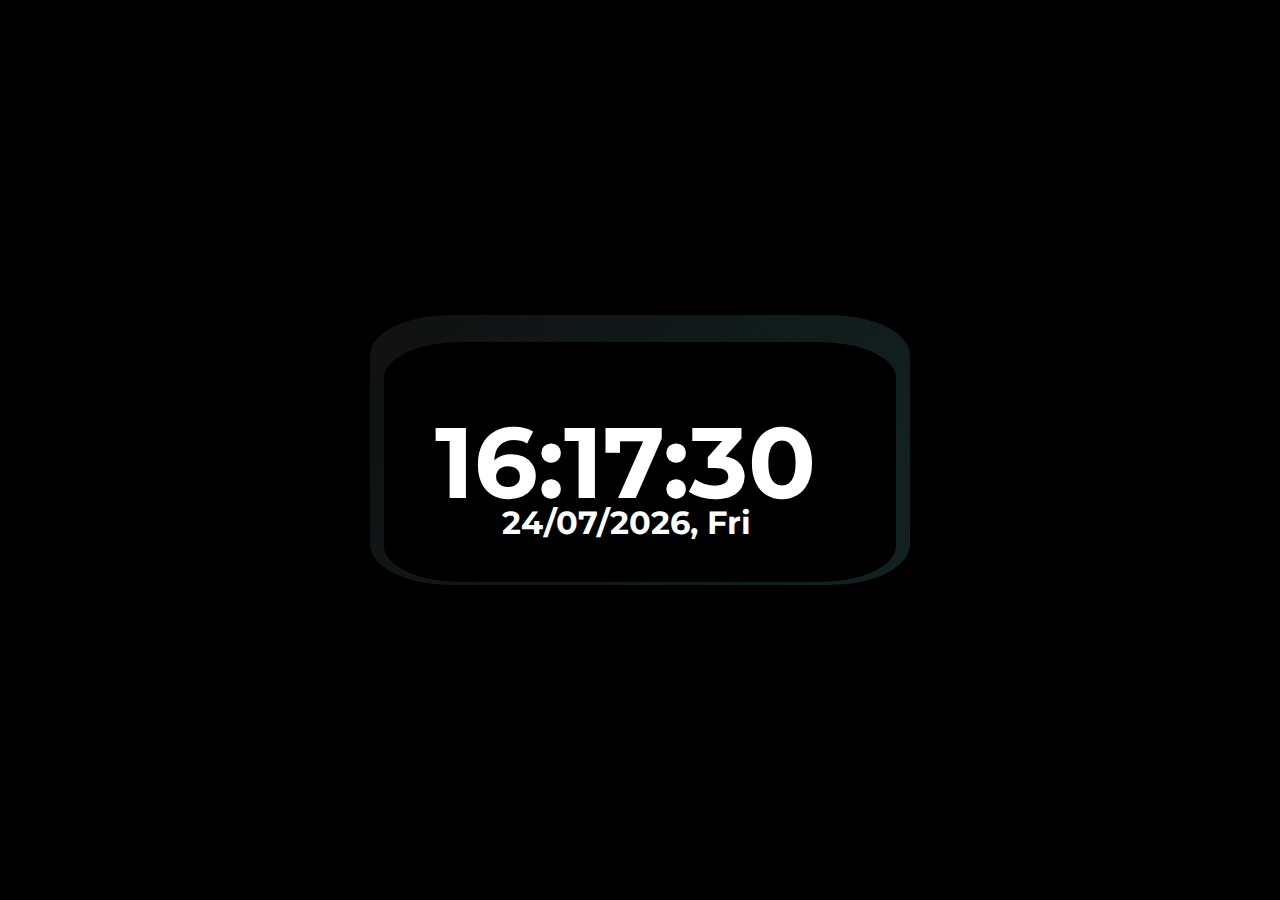
<file: Projects/clock/Index.html>
<!DOCTYPE html>
<html lang="en">
<head>
  <meta charset="UTF-8">
  <meta name="viewport" content="width=device-width, initial-scale=1.0">
  <title>Clock</title>
  <link rel="stylesheet" href="Style.css">
</head>
<body>
  <div class="clock">
    <div class="container">
      <h3 id="date"></h3>
      <h4 id="ActualDate"></h4>
    </div>
  </div>
  <!--<button id="toggleclock" onclick="ChangeType()">Toggle type</button>-->
  <script src="Script.js"></script>
</body>
</html>
</file>
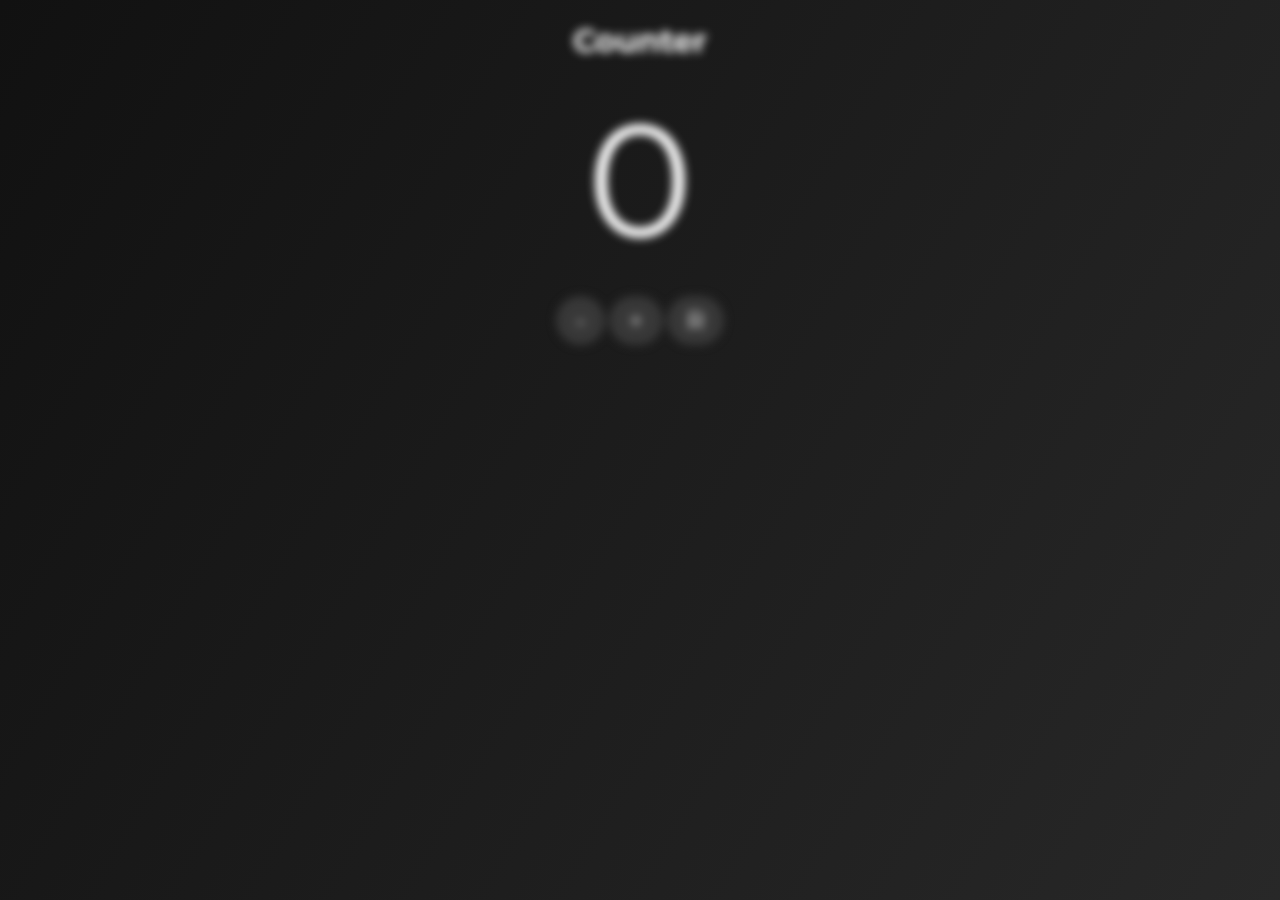
<file: Projects/counter/index.html>
<!DOCTYPE html>
<html lang="en">
<head>
  <meta charset="UTF-8">
  <meta name="viewport" content="width=device-width, initial-scale=1.0">
  <title>Counter</title>
  <link rel="stylesheet" href="style.css">
</head>
<body>
  <div class="blur">
    <h1>Counter</h1>
    <label id="clbl">0</label><br>
    <div id="controls">
    <button id="minusbtn" class="btn" title="Remove 1 from the counter">-</button>
    <button id="plusbtn" class="btn" title="Add 1 to the counter">+</button>
    <button id="resetbtn" class="btn" title="Reset counter back to 0">R</button>
  </div>
  </div>
  <script src="app.js"></script>
</body>
</html>
</file>
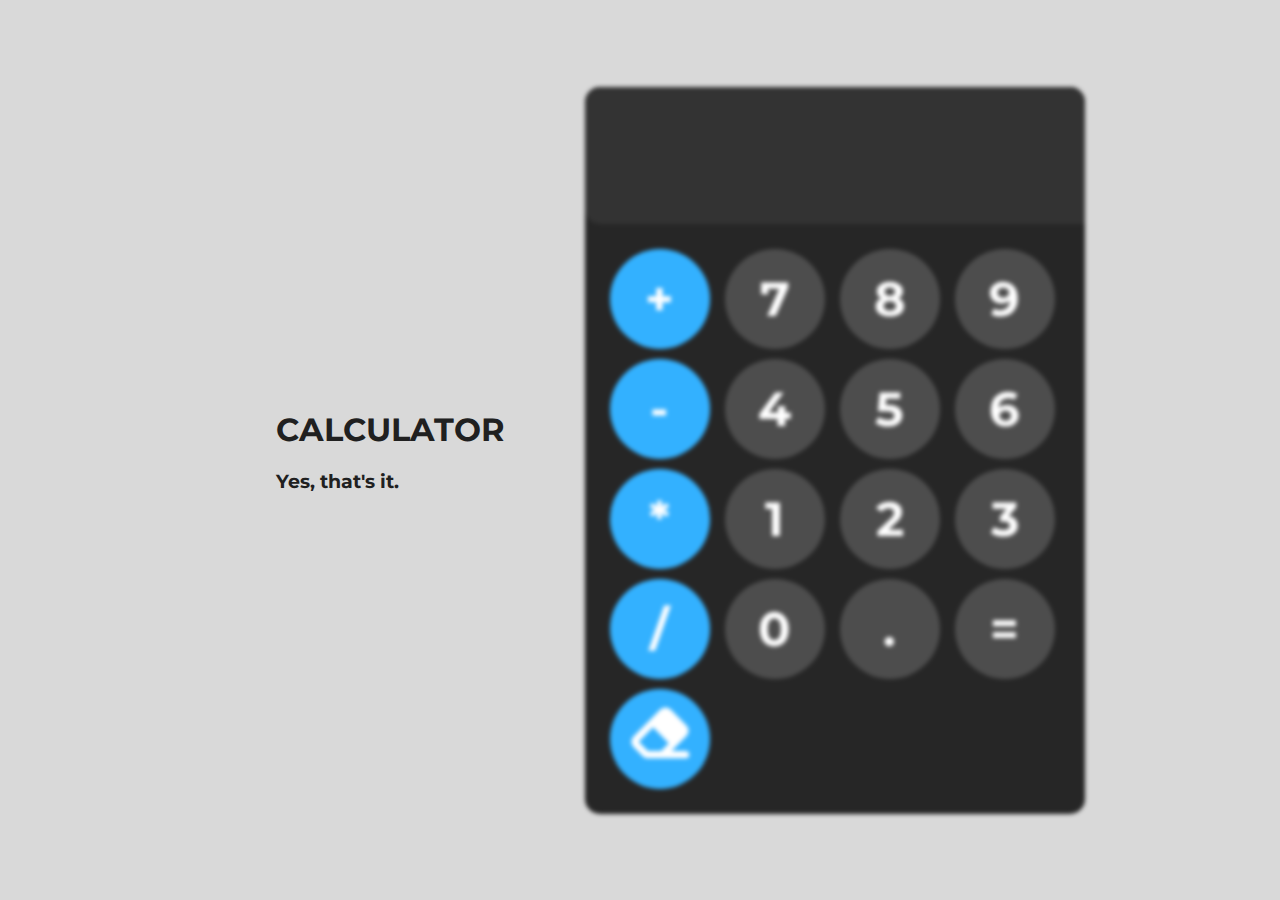
<file: Projects/moderncalculator/Index.html>
<!DOCTYPE html>
<html lang="en">
<head>
  <meta charset="UTF-8">
  <meta name="viewport" content="width=device-width, initial-scale=1.0">
  <title>Calculator</title>
  <link rel="stylesheet" href="Style.css">
</head>
<body>
  <div class="tad">
    <h1>CALCULATOR</h1>
    <h3>Yes, that's it.</h3>
  </div>
  <div id="calculator">
    <input id="display" readonly>
    <div id="keys">
      <button onclick="appendToDisplay('+')" class="operator-btn">+</button>
      <button onclick="appendToDisplay('7')">7</button>
      <button onclick="appendToDisplay('8')">8</button>
      <button onclick="appendToDisplay('9')">9</button>
      <button onclick="appendToDisplay('-')" class="operator-btn">-</button>
      <button onclick="appendToDisplay('4')">4</button>
      <button onclick="appendToDisplay('5')">5</button>
      <button onclick="appendToDisplay('6')">6</button>
      <button onclick="appendToDisplay('*')" class="operator-btn">*</button>
      <button onclick="appendToDisplay('1')">1</button>
      <button onclick="appendToDisplay('2')">2</button>
      <button onclick="appendToDisplay('3')">3</button>
      <button onclick="appendToDisplay('/')" class="operator-btn">/</button>
      <button onclick="appendToDisplay('0')">0</button>
      <button onclick="appendToDisplay('.')">.</button>
      <button onclick="calculate()">=</button>
      <button onclick="clearDisplay()" class="operator-btn" id="cool"><img src="eraser.svg" alt="C"></button>
  </div>
  <script src="index.js"></script>
</body>
</html>
</file>
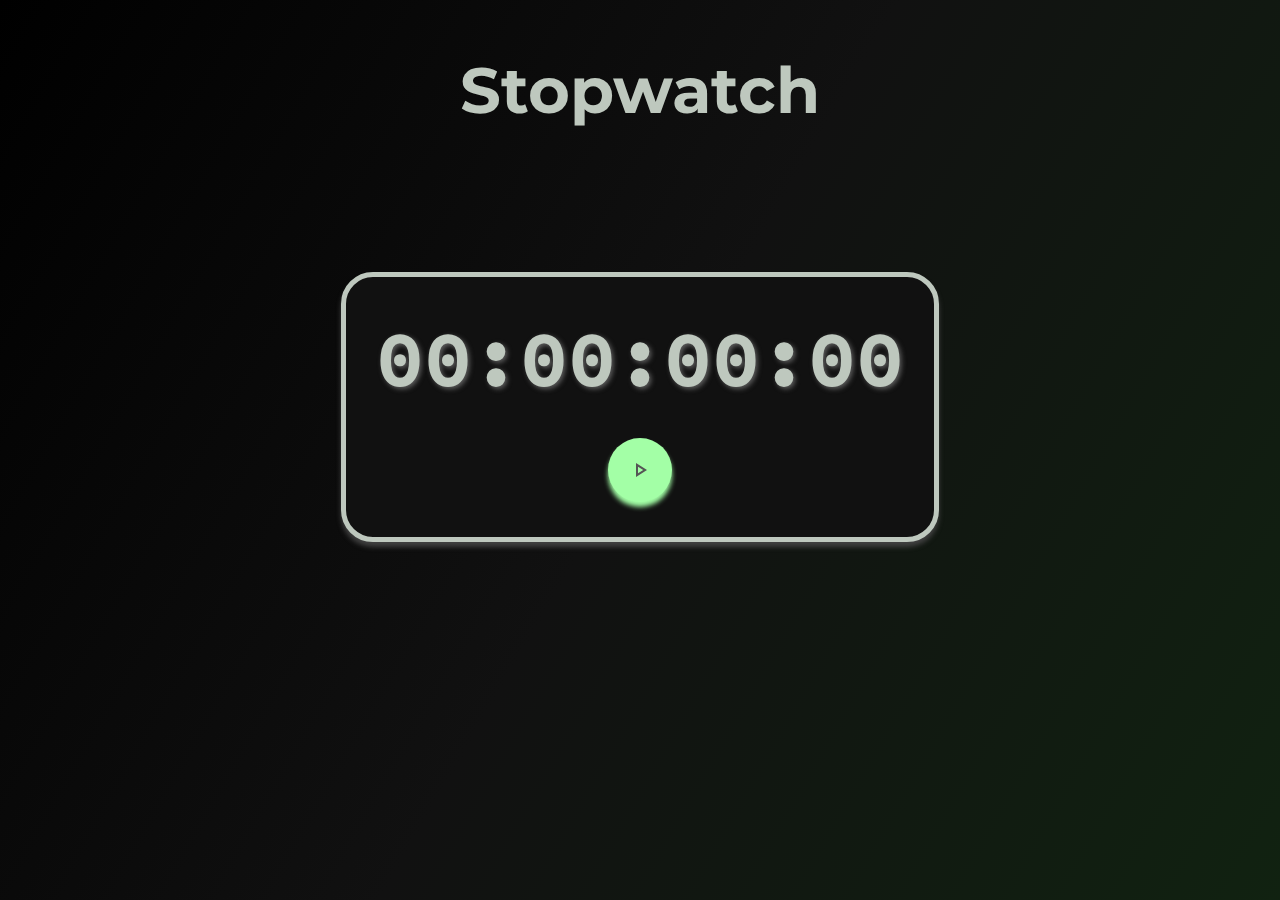
<file: Projects/stopwatch/index.html>
<!DOCTYPE html>
<html lang="en">
<head>
  <meta charset="UTF-8">
  <meta name="viewport" content="width=device-width, initial-scale=1.0">
  <title>Stopwatch</title>
  <link rel="stylesheet" href="style.css">
</head>
<body>
  <h1 id="stoph1">Stopwatch</h1>
  <div id="container">
    <div id="display">
      00:00:00:00
    </div>
    <div id="controls">
      <button id="start" title="Start Counting" onclick="start()"><svg xmlns="http://www.w3.org/2000/svg" height="24px" viewBox="0 -960 960 960" width="24px" fill="undefined"><path d="M320-200v-560l440 280-440 280Zm80-280Zm0 134 210-134-210-134v268Z"/></svg></button>
      <button id="pause" title="Pause" onclick="pause()"><svg xmlns="http://www.w3.org/2000/svg" height="24px" viewBox="0 -960 960 960" width="24px" fill="undefined"><path d="M520-200v-560h240v560H520Zm-320 0v-560h240v560H200Zm400-80h80v-400h-80v400Zm-320 0h80v-400h-80v400Zm0-400v400-400Zm320 0v400-400Z"/></svg></button>
      <button id="reset" title="Reset back to 0" onclick="reset()"><svg xmlns="http://www.w3.org/2000/svg" height="24px" viewBox="0 -960 960 960" width="24px" fill="undefined"><path d="M320-640v320-320Zm-80 400v-480h480v480H240Zm80-80h320v-320H320v320Z"/></svg></button>
    </div>
  </div>
  <script src="script.js"></script>
</body>
</html>
</file>
<file: Style.css>
@import url('https://fonts.googleapis.com/css2?family=Jaro:opsz@6..72&family=Montserrat:ital,wght@0,100..900;1,100..900&family=Source+Code+Pro:ital,wght@0,200..900;1,200..900&display=swap');

:root{
  --base: #11121a;
  --line: #42434a;
  --hover: #222533;
  --text: #e6e6ef;
  --accent: #5eff74;
  --darker--accent: #60ca6e;
  --secondary--accent: #3c583e;
  --secondary-txt: #b0b3c1;
  --special-tab: #2e2e31;
}

*{
  margin: 0;
  padding: 0;
  text-wrap:pretty;
}

html{
  font-family: 'montserrat', sans-serif;
  line-height: 1.5rem;
  user-select: none;
}

body{
  min-height: 100vh;
  min-height: 100dvh;
  background-color: var(--base);
  color: var(--text);
  display: grid;
  grid-template-columns: auto 1fr;
}

button{
  font-family: 'montserrat', sans-serif;
}

#sidebar{
  box-sizing: border-box;
  height: 100vh;
  width: 250px;
  padding: 5px 1em;
  background-color: var(--base);
  border-right: 1px solid var(--line);
  position: sticky;
  top: 0;
  align-self: start;
  transition: .5s ease-in-out;
  overflow: hidden;
  text-wrap: nowrap
}

#sidebar.close{
  padding: 5px;
  width: 69px;
}

#sidebar ul{
  list-style: none;
}

#sidebar > ul > li:first-child{
  display: flex;
  justify-content: flex-end;
  margin-bottom: 16px;
  .logo{
    font-weight: 600;
  }
}

#sidebar ul, #sidebar li, #sidebar a{
  transition: .3s ease;
}

#sidebar ul li.active a{
  color: var(--accent);

  svg{
    fill: var(--accent);
  }
}

#sidebar ul li.active a:hover{
  background-color: var(--secondary--accent);
}

#sidebar svg{
  flex-shrink: 0;
  fill: var(--text);
  padding-right: 10px;
}

#sidebar .sub-menu a{
  padding-left: 2em;
}

#sidebar a:hover, #sidebar .dropdown-btn:hover{
  background-color: var(--hover);
}

#sidebar a span, #sidebar .dropdown-btn span{
  flex-grow: 1;
}

#sidebar a, #sidebar .dropdown-btn, #sidebar .logo{
  border-radius: .5rem;
  padding: .85em;
  text-decoration: none;
  color: var(--text);
  display: flex;
  align-items: center;
  gap: 1em;
}

#sidebar .sub-menu{
  display: grid;
  grid-template-rows: 0fr;
  transition: .5s ease-in-out;

  > div{
    overflow: hidden;
  }
}

#sidebar .sub-menu.show{
  grid-template-rows: 1fr;
}

#toggle-btn{
  margin-left: auto;
  padding: 1em;
  border: none;
  border-radius: .5em;
  background: none;
  cursor: pointer;

  svg{
    transition: rotate 150ms ease;
  }
}

#toggle-btn:hover{
  background-color: var(--hover);
}

main{
  padding: min(30px, 7%);
  animation-name: go-in;
  animation-duration: 2s;
}

main p{
  color: var(--secondary-txt);
}

.container{
  border: 1px solid var(--line);
  border-radius: 1rem;
  margin-bottom: 20px;
  padding: min(3rem, 15%);

  h2, p {margin-top: 1em}
}

.container button{
  background-color: var(--accent);
  border: none;
  border-radius: 3rem;
  color: var(--text);
  padding: .5rem 1rem;
  display: flex;
  align-items: center;
  justify-content: center;
  margin-left: .2rem;
  font-family: 'montserrat', sans-serif;
}

.container button:hover{
  background-color: var(--darker--accent);
}

.container button a{
  text-decoration: none;
  color: var(--text);
}

.pcont{
  display: flex;
  justify-content: center;
}

.dropdown-btn{
  width: 100%;
  text-align: left;
  background: none;
  border: none;
  font: inherit;
  cursor: pointer;
}

.dropdown-btn svg{
  transition: .5s ease;
}

.rotate svg:last-child{
  rotate: 180deg;
}

.slider{
  position: relative;
  min-width:50vh;
  height: 52vh;
  margin: auto;
  overflow: hidden;
  border-radius: 1rem;
  display: flex;
  justify-content: center;
  background-color: rgba(0, 0, 0, 0.2);
}

.slider img{
  max-width: 100%;
  max-height: 500px;
  border-radius: 1rem;
  display: none;
}

.displaySlide{
  display: block;
  animation-name: fade;
  animation-duration: 1.5s;
}

.slider button{
  position: absolute;
  top: 50%;
  transform: translateY(-50%);
  font-size: 2rem;
  cursor: pointer;
  border: none;
  background-color: var(--accent);
  transition: all 200ms ease 0s;
  border-radius: 5rem;
  padding: 10px 25px;
}

.slider button:hover{
  padding: 50px 25px;
}

.slider span{
  position: absolute;
  background-color: rgba(0, 0, 0, 0.5);
  padding: 9px 25px;
  border-radius: 2rem;
  left: 10px;
  bottom: 10px;
  transition: all 0.5s ease 0s;
  animation-name: fade;
  animation-duration: .5s;
}

#sdisplaytip{
  position: absolute;
  background-color: rgba(0, 0, 0, 0.5);
  padding: 9px 25px;
  border-radius: 2rem;
  left: 90px;
  bottom: 10px;
  transition: all 0.5s ease 0s;
}

.prevs{
  left: 0;
}

.nexts{
  right: 0;
}

.sdisplaytoggle{
  position: absolute;
  top: 7vh;
  right: 4vh;
  transform: translateY(-50%);
  font-size: 2rem;
  cursor: pointer;
  border: none;
  background-color: var(--accent);
  transition: all 200ms ease 0s;
  border-radius: 5rem;
  padding: 10px 17px;
  display: none;
}

.sdisplaytoggle:hover{
  background-color: var(--darker--accent);
  padding: 11px 18px;
}

.sshow{
  display: block;
}

.special{
  background-color: var(--special-tab);
  border-radius: 1rem;
}

.active{
  border: 1px solid var(--accent);
  border-radius: .5rem;
}

.container li{
  margin-left: 2.5rem;
  margin-top: .5rem;
}

.projecttags{
  font-size: medium;
  margin-top: .5rem;
  background-color: var(--accent);
  border-radius: .5rem;
  width:fit-content;
  padding-left: .5rem;
  padding-right: .5rem;
}

#upcomming, #all, #recent, #tou{
  display: none;
}

.tabs{
  display: flex;
  justify-content: center;
}

.tablinks{
  border: 2px solid var(--secondary-txt);
  padding: 1rem;
  border-radius:5rem;
  margin: .5rem;
  color: var(--text);
  background-color: #11121a;
}

.activetab{
  background-color: var(--secondary-txt);
  color: #11121a
}

#tou h1{
  margin: 2rem 0;
}

@keyframes go-in{
  0%{
    padding: 100%;
  }
  100%{
    padding: min(30px, 7%);
  }
}
</file>
<file: Projects/clock/Style.css>
@import url('https://fonts.googleapis.com/css2?family=Jaro:opsz@6..72&family=Montserrat:ital,wght@0,100..900;1,100..900&family=Source+Code+Pro:ital,wght@0,200..900;1,200..900&display=swap');

:root{
  --corner: 15%;
}

body{
  font-family: 'montserrat',sans-serif;
  background-color: black;
  color: white;
  margin: 0;
  padding: 0;
  display: flex;
  min-height: 100vh;
  align-items: center;
  justify-content: center;
}

.clock{
  background: linear-gradient(120deg, #111, #122);
  border-radius: var(--corner);
  width: 60vh;
  height: 30vh;
  display: grid;
  justify-content: center;
  transition: ease 0.5s;
}

.clock:hover{
  -webkit-box-shadow: 8px 8px 55px -7px rgba(48, 62, 169, .5);
  -moz-box-shadow: 8px 8px 55px -7px rgba(48, 62, 169, .5);
  box-shadow: 8px 8px 55px -7px rgba(48, 62, 169, .5);
}

.container{
  background-color: black;
  border-radius: var(--corner);
  position: relative;
  top: 10%;
  width: 32rem;
  height: 15rem;
}

h3{
  font-size: 100px;
  position: relative;
  bottom: 17%;
  left: 10%;
}

h4{
  font-size: 32px;
  color: white;
  position: relative;
  bottom: 67%;
  left: 23%;
}
</file>
<file: Projects/counter/style.css>
@import url('https://fonts.googleapis.com/css2?family=Jaro:opsz@6..72&family=Montserrat:ital,wght@0,100..900;1,100..900&family=Source+Code+Pro:ital,wght@0,200..900;1,200..900&display=swap');

body{
  font-family: "montserrat", sans-serif;
  text-align: center;
  background-image: linear-gradient(120deg, #111, #282828);
  background-repeat: no-repeat;
  background-size: cover;
  background-attachment: fixed;
  color: white;
}

#clbl{
  display: block;
  font-size: 10em;
  transition: color .5s ease 0s;
}

.btn{
  font-family: "montserrat", sans-serif;
  padding: 10px 20px;
  font-size: 1.5em;
  background-color: #383838;
  color: white;
  border: none;
  border-radius: 50rem;
  cursor: pointer;
  transition: background-color 0.5s ease 0s;
}

.btn:hover{
  background-color: #303030;
}

.btn:active{
  background-color: #484848;
}

.blur{
  filter: blur(5px);
  transition: filter 0.5s ease 0s;
}

.blur:hover{
  filter: blur();
}

#plusbtn:hover{
  color: lightgreen;
}

#minusbtn:hover{
  color: lightsalmon;
}

#resetbtn:hover{
  color: lightcoral;
}
</file>
<file: Projects/moderncalculator/Style.css>
@import url('https://fonts.googleapis.com/css2?family=Jaro:opsz@6..72&family=Montserrat:ital,wght@0,100..900;1,100..900&family=Source+Code+Pro:ital,wght@0,200..900;1,200..900&display=swap');

:root{
  --font: 'montserrat';
  --operation-buttons-color: hsl(203, 100%, 60%);
  --operation-buttons-hover-color: hsl(203, 100%, 80%);
  --operation-buttons-clicked-color: hsl(204, 100%, 53%);
  --button-color: hsl(0, 0%, 30%);
  --button-hover-color: hsl(117, 100%, 70%);
  --button-clicked-color: hsl(117, 100%, 80%);
  --button-text-color: white;
  --button-rounding: 50%;
  --blur-amount: 2px;
  --box-rounding: 15px;
}

body{
  display: flex;
  justify-content: center;
  align-items: center;
  height: 100vh;
  background-color: hsl(0, 0%, 85%);
  margin: 0;
}

.tad{
  display: block;
  font-family: var(--font), Arial, sans-serif;
  color: rgb(32, 32, 32);
  padding: 5rem;
}

#calculator{
  font-family: var(--font), Arial, sans-serif;
  background-color: hsl(0, 0%, 15%);
  border-radius: var(--box-rounding);
  max-width: 500px;
  overflow: hidden;
  transition: filter 0.5s ease 0s;
  filter: blur(var(--blur-amount));
}

#calculator:hover{
  filter: blur();
}

#display{
  width: 100%;
  padding: 20px;
  font-size: 5rem;
  text-align: left;
  border: none;
  border-radius: var(--box-rounding);
  background-color: hsl(0, 0%, 20%);
  color: white;
}

input{
  font-family: var(--font), Arial, sans-serif;
  font-weight: bolder;
}

#keys{
  display: grid;
  grid-template-columns: repeat(4, 1fr);
  gap: 10px;
  padding: 25px;
}

button{
  width: 100px;
  height: 100px;
  border-radius: var(--button-rounding);
  border: none;
  background-color: var(--button-color);
  color: var(--button-text-color);
  font-size: 3rem;
  font-weight: bold;
  cursor: pointer;
  font-family: var(--font), Arial, sans-serif;
  transition: background-color 0.5s ease 0s;
}

button:hover{
  background-color: var(--button-hover-color);
  filter: blur();
  border-radius: 48px;
}

button:active{
  background-color: var(--button-clicked-color);
}

button img{
  filter: invert();
  width: 75%;
}

.operator-btn{
  background-color: var(--operation-buttons-color);
}

.operator-btn:hover{
  background-color: var(--operation-buttons-hover-color);
}

.operator-btn:active{
  background-color: var(--operation-buttons-clicked-color);
}
</file>
<file: Projects/stopwatch/style.css>
@import url('https://fonts.googleapis.com/css2?family=Jaro:opsz@6..72&family=Montserrat:ital,wght@0,100..900;1,100..900&family=Source+Code+Pro:ital,wght@0,200..900;1,200..900&display=swap');

body{
  display: flex;
  flex-direction:column;
  align-items: center;
  background-image: linear-gradient(120deg, #000, #111, #121);
  background-repeat: no-repeat;
  background-attachment: fixed;
  color: #bec8be;
  font-family: 'montserrat', sans-serif;
}

button{
  transition: background-color .5s ease 0s;
}

#stoph1{
  font-size: 4rem;
}

#container{
  display: flex;
  flex-direction: column;
  align-items: center;
  margin-top: 100px;
  padding: 30px;
  border: 5px solid;
  border-radius: 2rem;
  background-color: #111;
  box-shadow: 0px 5px 5px hsl(0, 0%, 25%);
}

#display{
  font-size: 5rem;
  font-family: 'Source Code Pro', monospace;
  font-weight: bold;
  text-shadow: 2px 2px 5px hsl(0, 0%, 37%);
  margin-bottom: 25px;
}

#controls button{
  font-size: 1.5rem;
  font-weight: bold;
  padding: 20px 20px;
  margin: 5px;
  min-width: 50px;
  border: none;
  border-radius: 5rem;
  cursor: pointer;
  color: white;
  transition: box-shadow .3s ease 0s;
}

#controls button svg{
  align-items: center;
  justify-content: center;
  display: flex;
  fill: #555;
}

#start{
  background-color: hsl(122, 100%, 82%);
  box-shadow: hsl(122, 100%, 82%) 0px 5px 5px;
}

#start:hover{
  background-color: hsl(122, 100%, 62%);
  box-shadow: hsl(122, 100%, 62%) 0px 5px 5px;
}

#pause{
  display: none;
  background-color: white;
  box-shadow: gray 0px 5px 5px;
}

#pause:hover{
  background-color: #eee;
  box-shadow: rgb(120,120,120) 0px 5px 5px;
}

#reset{
  display: none;
  background-color: hsl(0, 100%, 82%);
  box-shadow: hsl(0, 100%, 82%) 0px 5px 5px;
}

#reset:hover{
  background-color: hsl(0, 100%, 62%);
  box-shadow: hsl(0, 100%, 62%) 0px 5px 5px;
}
</file>
